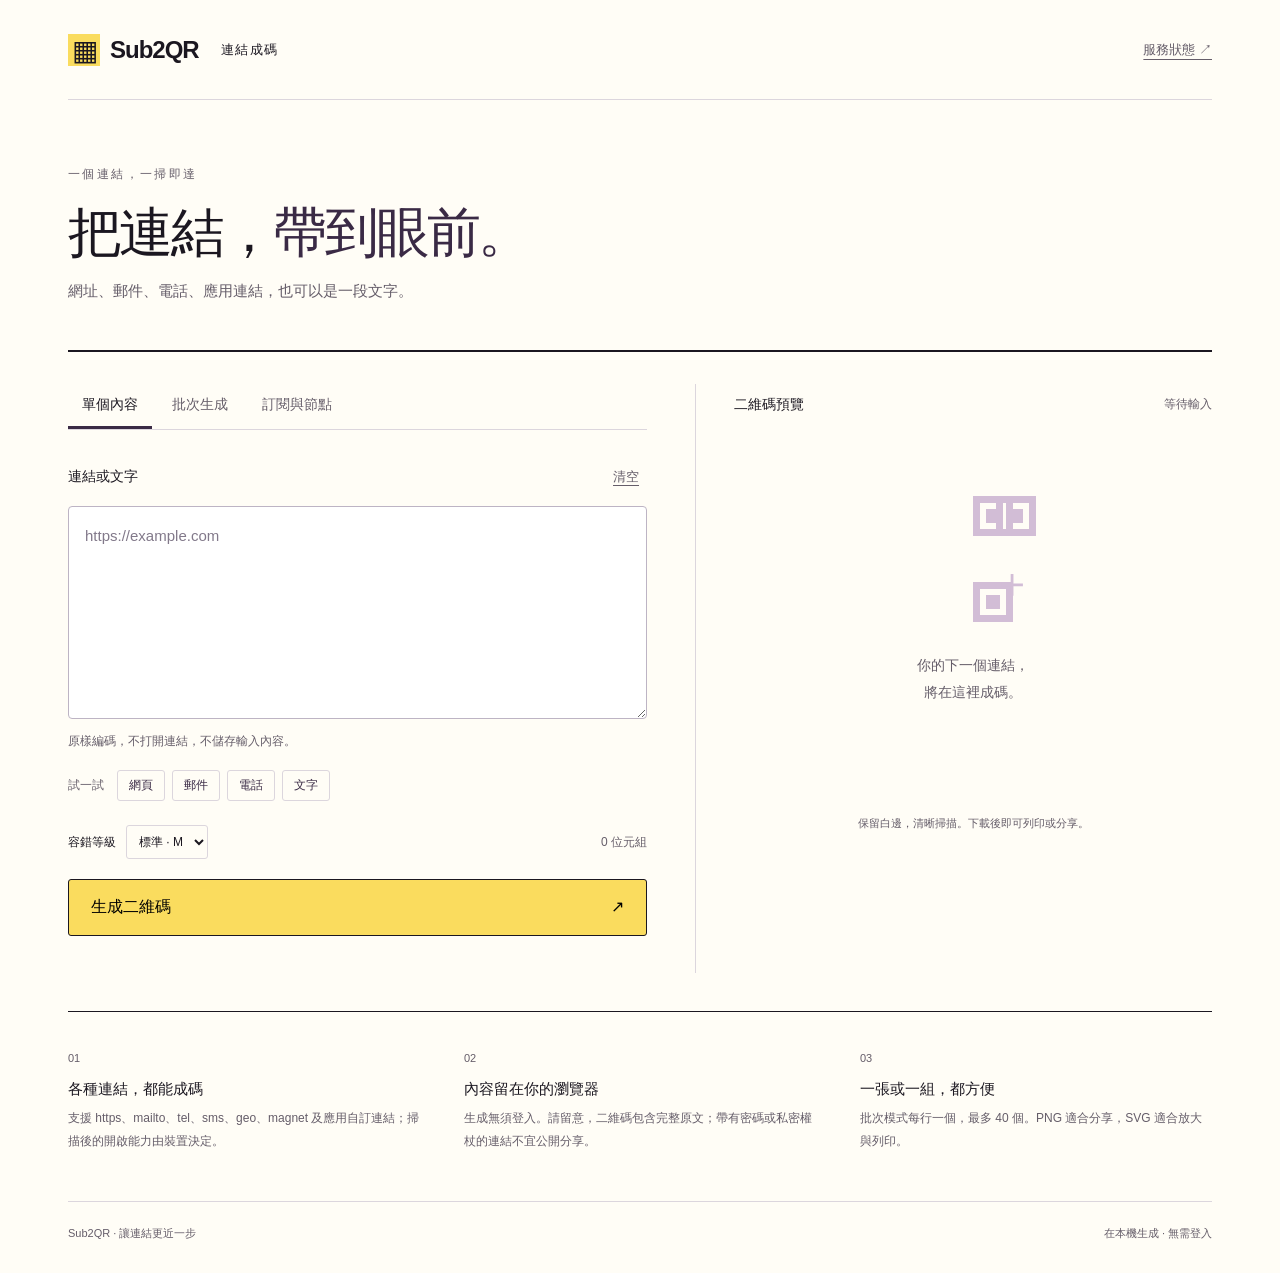
<file: index.html>
<!doctype html>
<html lang="zh-Hant">
<head>
  <meta charset="UTF-8"><meta name="viewport" content="width=device-width, initial-scale=1">
  <meta name="description" content="把網址、郵件、電話、應用連結與文字轉為二維碼。瀏覽器內生成，支援批次及 PNG、SVG 下載。">
  <meta name="theme-color" content="#fffdf6"><title>Sub2QR · 連結成碼</title>
  <link rel="stylesheet" href="/qr-assets/app.css"><script data-cfasync="false" type="module" src="/qr-assets/app.mjs"></script>
</head>
<body>
<a class="skip" href="#content">跳至內容</a>
<div class="shell">
  <header><a class="brand" href="/" aria-label="Sub2QR 首頁"><span class="brand-mark" aria-hidden="true">▦</span>Sub2QR<span class="brand-sub">連結成碼</span></a><a class="quiet-link" href="https://status.bdfz.net/?site=sub">服務狀態 ↗</a></header>
  <main id="content">
    <div class="intro"><p class="eyebrow">一個連結，一掃即達</p><h1>把連結，<span>帶到眼前。</span></h1><p>網址、郵件、電話、應用連結，也可以是一段文字。</p></div>
    <div class="workspace">
      <section class="editor" aria-label="二維碼內容">
        <div class="mode-switch" role="group" aria-label="生成方式"><button type="button" data-mode="single" aria-pressed="true">單個內容</button><button type="button" data-mode="batch" aria-pressed="false">批次生成</button><button type="button" data-mode="subscription" aria-pressed="false">訂閱與節點</button></div>
        <form id="generator">
          <div class="field-heading"><label for="input" id="input-label">連結或文字</label><button type="button" id="clear" class="text-button">清空</button></div>
          <textarea id="input" rows="7" placeholder="https://example.com" spellcheck="false" autocapitalize="off" autocomplete="off" aria-describedby="input-help"></textarea>
          <p id="input-help" class="hint">原樣編碼，不打開連結，不儲存輸入內容。</p>
          <div class="examples" id="examples" aria-label="試用範例"><span>試一試</span><button type="button" data-example="url">網頁</button><button type="button" data-example="email">郵件</button><button type="button" data-example="tel">電話</button><button type="button" data-example="text">文字</button></div>
          <div id="subscription-options" hidden><label for="format">輸出方式</label><select id="format"><option value="original">原始連結／逐個節點</option><option value="shadowrocket">Shadowrocket 訂閱</option><option value="sr-install">Shadowrocket 匯入</option><option value="aggregate">多節點 sub:// 合集</option><option value="clash">Clash 匯入</option><option value="bundle">節點文字合集</option></select><p class="hint">支援訂閱網址、節點列表、Base64 與 sing-box JSON。匯入連結由對應應用處理。JSON 轉換僅支援既有 VMess、VLESS Reality、Hysteria2、TUIC 格式；請核對生成內容。</p><button type="button" id="load-subscription" class="secondary">讀取訂閱網址</button><p class="hint">僅在按下此按鈕時直接連線到你輸入的網站；該網站須允許跨來源讀取。</p><button type="button" id="clash-yaml" class="text-button">下載 Clash Meta 設定</button></div>
          <div class="settings"><label for="ecc">容錯等級</label><select id="ecc"><option value="M">標準 · M</option><option value="L">較低 · L</option><option value="Q">較高 · Q</option><option value="H">最高 · H</option></select><span id="byte-count">0 位元組</span></div>
          <button type="submit" class="primary" disabled>正在準備生成器…</button>
        </form>
        <p id="notice" role="status" aria-live="polite"></p>
      </section>
      <section class="preview" aria-label="生成結果">
        <div class="preview-heading"><h2>二維碼預覽</h2><span id="result-count">等待輸入</span></div>
        <div id="placeholder"><div class="empty-code" aria-hidden="true"><i></i><i></i><i></i></div><p>你的下一個連結，<br>將在這裡成碼。</p></div>
        <div id="result" hidden><div id="qr-image"></div><p id="result-label"></p><div class="downloads"><button type="button" id="download-png">下載 PNG</button><button type="button" id="download-svg">下載 SVG</button><button type="button" id="copy-content" class="text-button">複製內容</button></div><button type="button" id="download-list" class="text-button">下載內容清單</button><ol id="batch-list" aria-label="選擇二維碼"></ol></div>
        <p class="preview-foot">保留白邊，清晰掃描。下載後即可列印或分享。</p>
      </section>
    </div>
    <section class="guide" aria-label="使用說明"><div><span>01</span><h2>各種連結，都能成碼</h2><p>支援 https、mailto、tel、sms、geo、magnet 及應用自訂連結；掃描後的開啟能力由裝置決定。</p></div><div><span>02</span><h2>內容留在你的瀏覽器</h2><p>生成無須登入。請留意，二維碼包含完整原文；帶有密碼或私密權杖的連結不宜公開分享。</p></div><div><span>03</span><h2>一張或一組，都方便</h2><p>批次模式每行一個，最多 40 個。PNG 適合分享，SVG 適合放大與列印。</p></div></section>
  </main>
  <footer><span>Sub2QR · 讓連結更近一步</span><span>在本機生成 · 無需登入</span></footer>
</div>
<noscript>請啟用 JavaScript 以在瀏覽器內生成二維碼。</noscript>
</body></html>
</file>
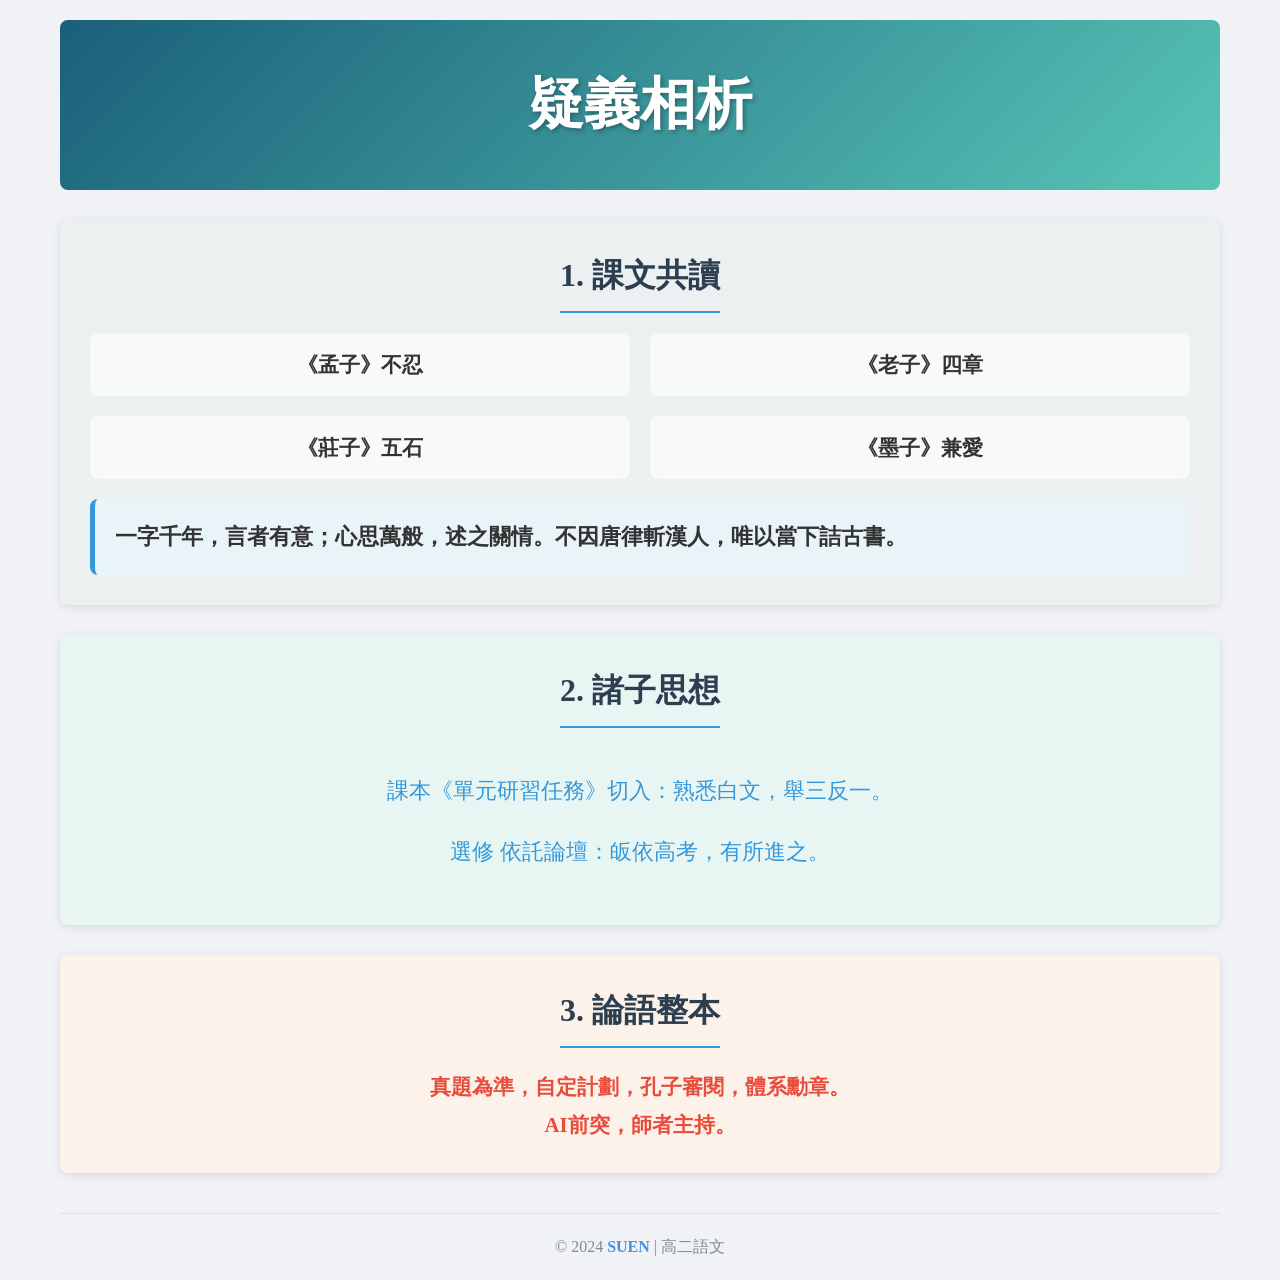
<file: colleague sharing/index.html>
<!DOCTYPE html>
<html lang="zh-CN"> <!-- Set specific language (Simplified Chinese) -->
<head>
    <meta charset="UTF-8">
    <meta name="viewport" content="width=device-width, initial-scale=1.0">
    <meta name="description" content="北大附中 孙玉磊 語文 - 疑義相析"> <!-- Slightly more descriptive -->
    <!-- <meta name="keywords" content="北大附中, 孙玉磊, 語文"> Keywords meta tag is largely ignored -->
    <meta name="robots" content="index, follow"> <!-- Standard robots meta -->

    <!-- Open Graph Meta Tags -->
    <meta property="og:title" content="疑義相析 - 北大附中 孙玉磊">
    <meta property="og:description" content="課文共讀、諸子思想、論語整本學習資源">
    <meta property="og:type" content="website">
    <meta property="og:url" content="https://bdfz.net"> <!-- Replace with actual page URL -->
    <meta property="og:image" content="https://raw.githubusercontent.com/gptv/suen/main/images/Avatar-small.jpeg"> <!-- OG image -->

    <!-- Favicon / Icons -->
    <link rel="icon" href="https://raw.githubusercontent.com/gptv/suen/main/images/Avatar-small.jpeg" type="image/jpeg"> <!-- Provided icon -->
    <!-- Recommended: Add standard favicons in root directory -->
    <link rel="icon" href="/favicon.ico" sizes="any">
    <link rel="icon" type="image/png" sizes="32x32" href="/favicon-32x32.png">
    <link rel="icon" type="image/png" sizes="16x16" href="/favicon-16x16.png">
    <link rel="apple-touch-icon" sizes="180x180" href="/apple-touch-icon.png">

    <title>疑義相析</title>

    <!-- Google Fonts: Noto Serif SC -->
    <link href="https://fonts.googleapis.com/css2?family=Noto+Serif+SC:wght@400;700&display=swap" rel="stylesheet">

    <style>
        /* === Font Loading === */
        @font-face {
          font-family: 'HuWenMingChaoTi';
          /* IMPORTANT: Verify this path ('../fonts/') is correct relative to THIS HTML file's location. */
          src: url('../fonts/HuWenMingChaoTi.woff2') format('woff2');
          font-weight: normal;
          font-style: normal;
          font-display: swap; /* Good for performance */
        }
        /* === End Font Loading === */

        /* Global Reset */
        * {
            margin: 0;
            padding: 0;
            box-sizing: border-box;
        }

        /* Body Styling */
        body {
            /* Added HuWenMingChaoTi, Noto Serif SC is fallback */
            font-family: 'HuWenMingChaoTi', serif;
            background-color: #f0f2f5; /* Light grey background */
            color: #333; /* Default text color */
            line-height: 1.6;
            text-align: center; /* Center align text globally */
        }

        /* Main Container */
        .container {
            max-width: 1200px;
            margin: 0 auto; /* Center container */
            padding: 20px;
        }

        /* Header Styling */
        header {
            padding: 40px 0;
            background: linear-gradient(135deg, #1a5f7a, #57c5b6); /* Gradient background */
            border-radius: 8px;
            margin-bottom: 30px;
            color: #ffffff; /* White text for header */
        }

        h1 {
            font-size: 3.5em;
            text-shadow: 2px 2px 4px rgba(0,0,0,0.3); /* Text shadow for depth */
        }

        /* Section Styling */
        section {
            background-color: #ffffff; /* White background for sections */
            padding: 30px;
            border-radius: 8px;
            box-shadow: 0 2px 10px rgba(0,0,0,0.1); /* Subtle shadow */
            margin-bottom: 30px;
        }

        h2 {
            font-size: 2em;
            color: #2c3e50; /* Dark blue-grey heading color */
            margin-bottom: 20px;
            border-bottom: 2px solid #3498db; /* Blue underline */
            padding-bottom: 10px;
            display: inline-block; /* Prevent underline spanning full width */
        }

        /* Reading Grid Layout */
        .reading-grid {
            display: grid;
            grid-template-columns: repeat(2, 1fr); /* Two equal columns */
            gap: 20px;
            margin-bottom: 20px;
        }

        .reading-item {
            padding: 15px;
            border-radius: 8px;
            background-color: #f8f9fa; /* Very light grey item background */
            transition: transform 0.2s ease-in-out; /* Add subtle hover effect */
        }
        .reading-item:hover {
            transform: translateY(-3px); /* Lift item on hover */
        }

        /* Quote Block Styling */
        .quote-block {
            font-size: 1.4em;
            font-weight: bold;
            padding: 20px;
            background-color: #e8f4f8; /* Light blue background */
            border-left: 5px solid #3498db; /* Blue left border */
            border-radius: 8px;
            margin-top: 20px;
            text-align: left; /* Align quote text left */
        }
        .quote-block p {
             margin-bottom: 0.5em; /* Space between lines */
        }
        .quote-block p:last-child {
             margin-bottom: 0;
        }

        /* Study Task Styling */
        .study-task {
            font-size: 1.4em;
            font-weight: bold;
            margin: 25px 0; /* Increased margin */
        }

        /* Highlight Styling */
        .highlight {
            font-size: 1.3em;
            font-weight: bold;
            color: #e74c3c; /* Red highlight color */
            line-height: 1.8; /* Increased line height for readability */
        }

        /* Footer Styling - Using footer tag */
        footer { /* Changed from .footer */
            margin-top: 40px;
            padding-top: 20px; /* Add some padding above footer text */
            border-top: 1px solid #e0e0e0; /* Light separator line */
            font-size: 1em;
            color: #7f8c8d; /* Grey footer text */
        }

        /* Specific Section Backgrounds (kept for simplicity) */
        #section1 { background-color: #ecf0f1; } /* Clouds */
        #section2 { background-color: #e8f6f3; } /* Mint */
        #section3 { background-color: #fdf2e9; } /* Peach */

        /* General Link Styling */
        a {
            color: #3498db; /* Default link color (blue) */
            text-decoration: none;
            transition: color 0.3s ease, text-decoration 0.3s ease;
        }
        a:hover {
            color: #2980b9; /* Darker blue on hover */
            text-decoration: underline; /* Underline on hover */
        }

        /* Specific Link Styles */
        .reading-item a {
            font-weight: bold;
            font-size: 1.3em;
            color: #333; /* Specific color for reading items */
        }
        .reading-item a:hover {
             color: #2980b9; /* Ensure hover matches general hover */
             text-decoration: underline;
        }

        .study-task a {
             font-weight: normal; /* Ensure it's not bold unless specified */
             /* Inherits default blue color */
        }

        .highlight a {
            color: #e74c3c; /* Specific red color */
        }
         .highlight a:hover {
             color: #c0392b; /* Darker red on hover */
             text-decoration: underline;
        }

        footer a { /* Changed from .footer a */
            color: #4a90e2; /* Specific footer link color */
            font-weight: bold;
        }
        footer a:hover {
             color: #347cdb; /* Darker footer link color on hover */
             text-decoration: underline;
        }

        /* Responsive Design */
        @media (max-width: 768px) {
            .reading-grid {
                grid-template-columns: 1fr; /* Single column on smaller screens */
            }
            h1 {
                font-size: 2.5em; /* Smaller H1 on mobile */
            }
            h2 {
                font-size: 1.8em; /* Smaller H2 */
            }
            .quote-block, .study-task, .highlight {
                font-size: 1.2em; /* Adjust font sizes for readability */
            }
            section {
                padding: 20px; /* Reduce padding */
            }
        }
         @media (max-width: 480px) {
             h1 { font-size: 2em; }
             h2 { font-size: 1.5em; }
              .reading-item a { font-size: 1.1em; }
              .quote-block, .study-task, .highlight { font-size: 1.1em; }
         }

    </style>
</head>
<body>
    <div class="container">
        <header>
            <h1>疑義相析</h1>
        </header>

        <section id="section1">
            <h2>1. 課文共讀</h2>
            <div class="reading-grid">
                <div class="reading-item">
                    <a href="https://pkuschool.yuque.com/qrvbic/sylxbs/amyltk?singleDoc#" target="_blank" rel="noopener noreferrer">《孟子》不忍</a>
                </div>
                <div class="reading-item">
                    <a href="https://pkuschool.yuque.com/qrvbic/sylxbs/hfrinw?singleDoc#" target="_blank" rel="noopener noreferrer">《老子》四章</a>
                </div>
                <div class="reading-item">
                    <a href="https://pkuschool.yuque.com/qrvbic/sylxbs/kv8ggg?singleDoc#" target="_blank" rel="noopener noreferrer">《莊子》五石</a>
                </div>
                <div class="reading-item">
                    <a href="https://pkuschool.yuque.com/qrvbic/sylxbs/tn3obg?singleDoc#" target="_blank" rel="noopener noreferrer">《墨子》兼愛</a>
                </div>
            </div>
            <div class="quote-block">
                <p>一字千年，言者有意；心思萬般，述之關情。不因唐律斬漢人，唯以當下詰古書。</p>
            </div>
        </section>

        <section id="section2">
            <h2>2. 諸子思想</h2>
            <p class="study-task"><a href="https://pkuschool.yuque.com/qrvbic/sylxbs/gy1716?singleDoc#" target="_blank" rel="noopener noreferrer">課本《單元研習任務》切入：熟悉白文，舉三反一。</a></p>
            <p class="study-task"><a href="https://forum.bdfzer.com/t/topic/1353" target="_blank" rel="noopener noreferrer">選修 依託論壇：皈依高考，有所進之。</a></p>
        </section>

        <section id="section3">
            <h2>3. 論語整本</h2>
            <p class="highlight">
                <a href="https://forum.bdfzer.com/c/8-category/8" target="_blank" rel="noopener noreferrer">真題為準，自定計劃，孔子審閱，體系勳章。</a><br>
                AI前突，師者主持。
            </p>
        </section>

        <!-- Changed div to footer -->
        <footer>
            <p>© 2024 <a href="https://bdfz.net" target="_blank" rel="noopener noreferrer">SUEN</a> | 高二語文</p>
        </footer>
    </div>
</body>
</html>
</file>
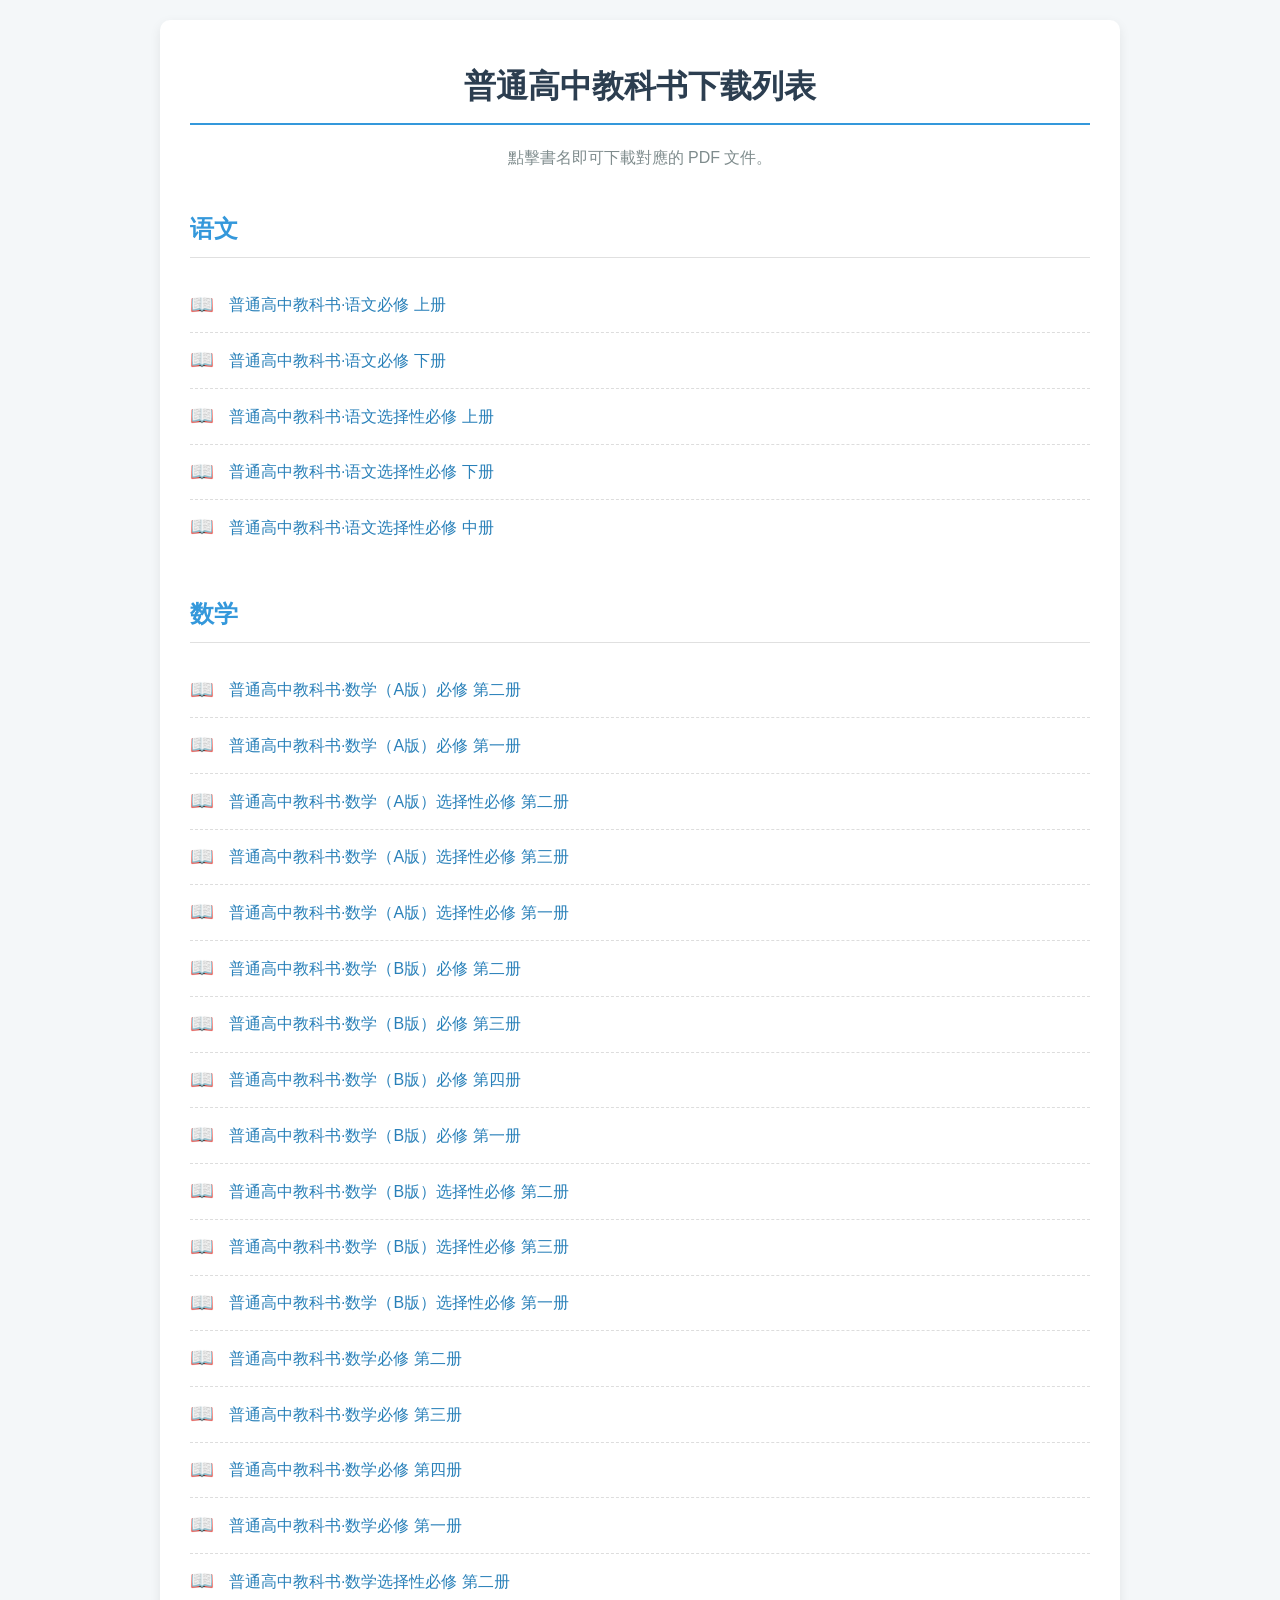
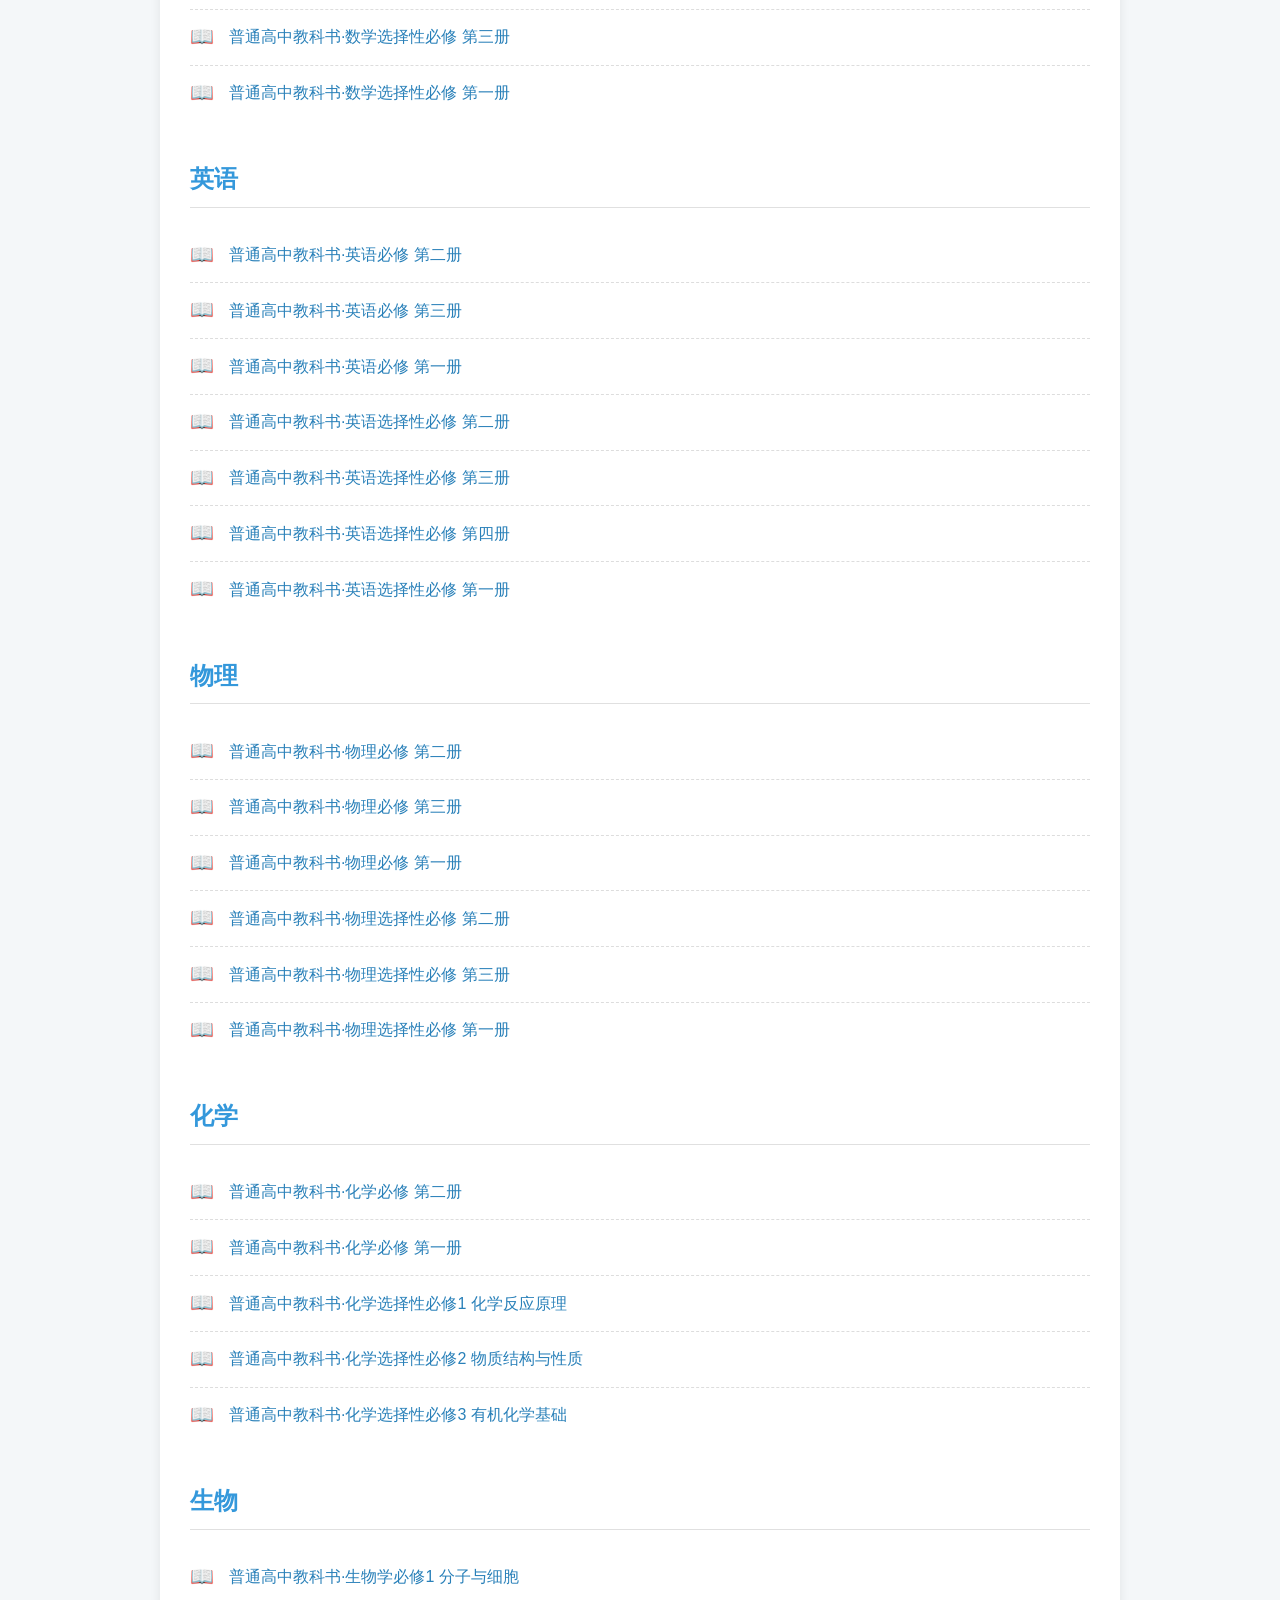
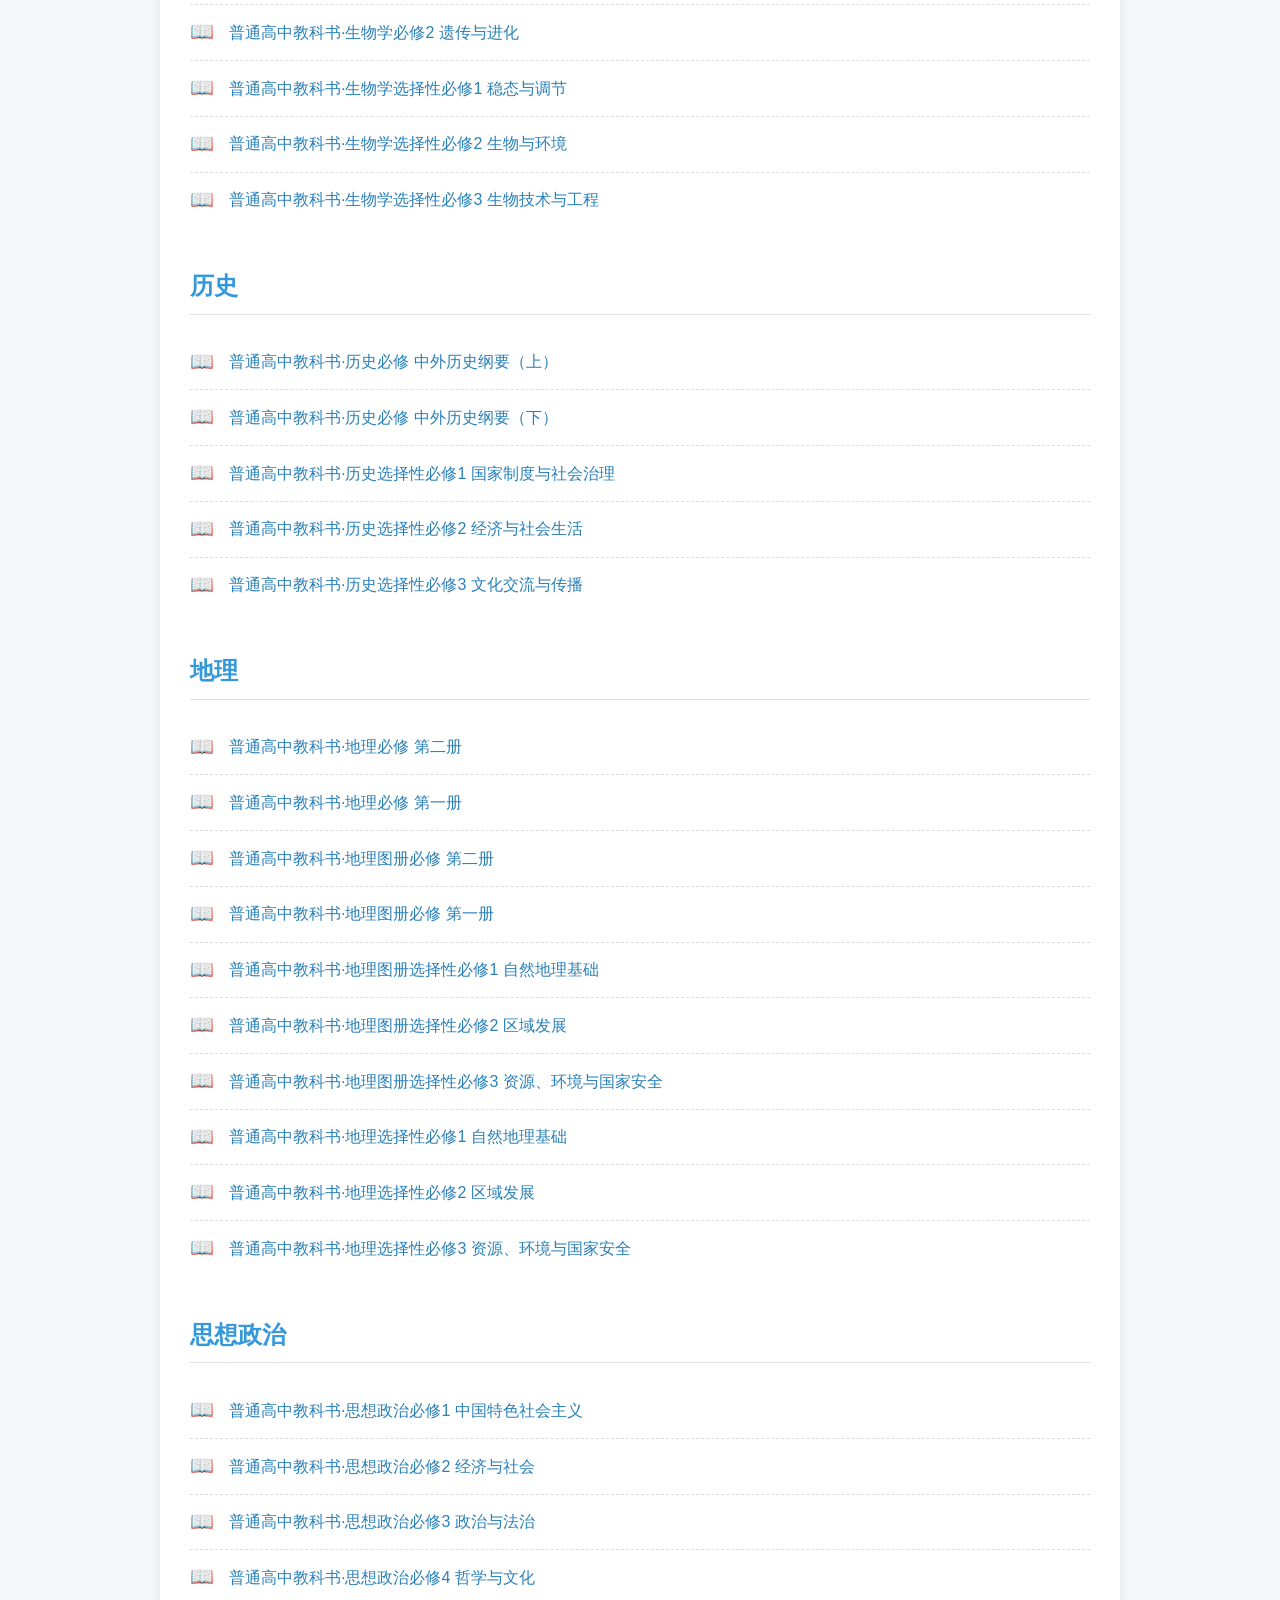
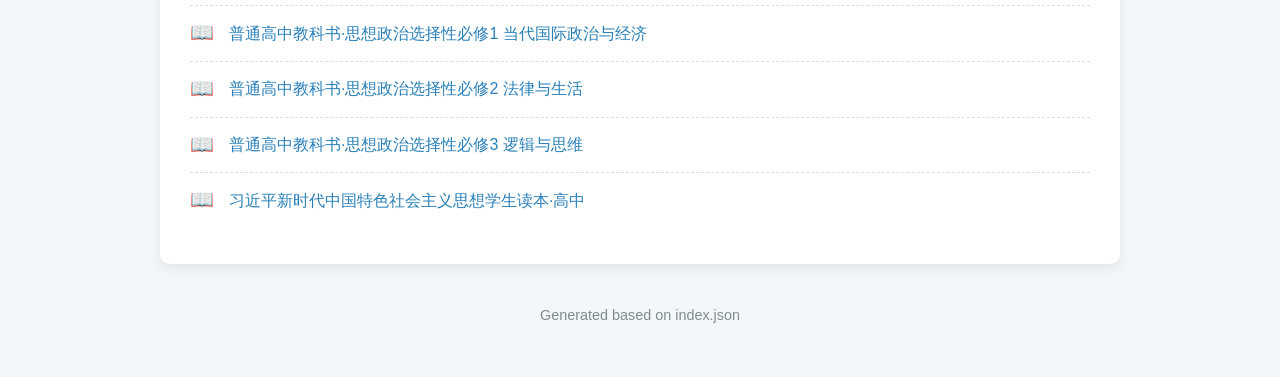
<file: jiaokeshu/gzjc.html>
<!DOCTYPE html>
<html lang="zh-CN">
<head>
    <meta charset="UTF-8">
    <meta name="viewport" content="width=device-width, initial-scale=1.0">
    <title>普通高中教科书下载列表</title>
    <style>
        body {
            font-family: -apple-system, BlinkMacSystemFont, "Segoe UI", Roboto, "Helvetica Neue", Arial, sans-serif;
            background-color: #f4f7f9;
            color: #333;
            margin: 0;
            padding: 20px;
            line-height: 1.6;
        }
        .container {
            max-width: 900px;
            margin: 0 auto;
            background-color: #ffffff;
            padding: 20px 30px;
            border-radius: 10px;
            box-shadow: 0 4px 12px rgba(0, 0, 0, 0.08);
        }
        h1 {
            text-align: center;
            color: #2c3e50;
            border-bottom: 2px solid #3498db;
            padding-bottom: 10px;
            margin-bottom: 20px;
        }
        h2 {
            color: #3498db;
            border-bottom: 1px solid #e0e0e0;
            padding-bottom: 8px;
            margin-top: 40px;
            margin-bottom: 20px;
            font-size: 1.5em;
        }
        p {
            text-align: center;
            color: #7f8c8d;
            margin-bottom: 30px;
        }
        ul {
            list-style-type: none;
            padding: 0;
        }
        li {
            padding: 12px 0;
            border-bottom: 1px dashed #ddd;
            display: flex;
            align-items: center;
        }
        li:last-child {
            border-bottom: none;
        }
        li::before {
            content: '📖';
            margin-right: 15px;
            font-size: 1.2em;
        }
        a {
            text-decoration: none;
            color: #2980b9;
            font-weight: 500;
            transition: color 0.3s ease;
        }
        a:hover {
            color: #e67e22;
            text-decoration: underline;
        }
        footer {
            text-align: center;
            margin-top: 40px;
            font-size: 0.9em;
            color: #95a5a6;
        }
    </style>
</head>
<body>

    <div class="container">
        <h1>普通高中教科书下载列表</h1>
        <p>點擊書名即可下載對應的 PDF 文件。</p>

        <div id="textbook-list">
            <!-- JavaScript will populate this area -->
        </div>
    </div>

    <footer>
        <p>Generated based on index.json</p>
    </footer>

    <script>
        const textbookData = [
          {
            "id": "807d9aac-53ac-4b3e-b254-e37f5298be6e",
            "title": "普通高中教科书·数学必修 第二册",
            "subject": "数学",
            "pdf_url": "https://r1-ndr-oversea.ykt.cbern.com.cn/edu_product/esp/assets/807d9aac-53ac-4b3e-b254-e37f5298be6e.pkg/pdf.pdf"
          },
          {
            "id": "5f0829b2-fc05-479b-a51e-47f871598eba",
            "title": "普通高中教科书·英语选择性必修 第四册",
            "subject": "英语",
            "pdf_url": "https://r1-ndr-oversea.ykt.cbern.com.cn/edu_product/esp/assets/5f0829b2-fc05-479b-a51e-47f871598eba.pkg/普通高中教科书 英语 选择性必修 第四册_1756191754953.pdf"
          },
          {
            "id": "ec1adf40-7bf0-48a4-9902-89162f59277d",
            "title": "普通高中教科书·英语选择性必修 第一册",
            "subject": "英语",
            "pdf_url": "https://r1-ndr-oversea.ykt.cbern.com.cn/edu_product/esp/assets/ec1adf40-7bf0-48a4-9902-89162f59277d.pkg/普通高中教科书 英语 选择性必修 第一册_1756191751842.pdf"
          },
          {
            "id": "f8c5c17e-8444-4b76-ba3a-5d6a9fce30e1",
            "title": "普通高中教科书·英语必修 第二册",
            "subject": "英语",
            "pdf_url": "https://r1-ndr-oversea.ykt.cbern.com.cn/edu_product/esp/assets/f8c5c17e-8444-4b76-ba3a-5d6a9fce30e1.pkg/普通高中教科书  英语 必修二_1754905546125.pdf"
          },
          {
            "id": "e37af837-2671-4018-af45-c82356546822",
            "title": "普通高中教科书·英语必修 第一册",
            "subject": "英语",
            "pdf_url": "https://r1-ndr-oversea.ykt.cbern.com.cn/edu_product/esp/assets/e37af837-2671-4018-af45-c82356546822.pkg/普通高中教科书  英语 必修一_1754905545037.pdf"
          },
          {
            "id": "671e59b0-608f-49c6-8f23-e076decf27e2",
            "title": "普通高中教科书·英语选择性必修 第三册",
            "subject": "英语",
            "pdf_url": "https://r1-ndr-oversea.ykt.cbern.com.cn/edu_product/esp/assets/671e59b0-608f-49c6-8f23-e076decf27e2.pkg/普通高中教科书 英语 选择性必修 第三册_1756191754199.pdf"
          },
          {
            "id": "acc5bf16-92b5-47c7-b57b-b7f4eb5f2199",
            "title": "普通高中教科书·思想政治选择性必修2 法律与生活",
            "subject": "思想政治",
            "pdf_url": "https://r1-ndr-oversea.ykt.cbern.com.cn/edu_product/esp/assets/acc5bf16-92b5-47c7-b57b-b7f4eb5f2199.pkg/普通高中教科书 思想政治 选择性必修2 法律与生活_1756191821177.pdf"
          },
          {
            "id": "59292625-06b0-4cfd-a6af-4f3039e6ad80",
            "title": "普通高中教科书·数学必修 第四册",
            "subject": "数学",
            "pdf_url": "https://r1-ndr-oversea.ykt.cbern.com.cn/edu_product/esp/assets/59292625-06b0-4cfd-a6af-4f3039e6ad80.pkg/pdf.pdf"
          },
          {
            "id": "833cae74-4d4d-4472-8f56-a99fa306af96",
            "title": "普通高中教科书·数学选择性必修 第二册",
            "subject": "数学",
            "pdf_url": "https://r1-ndr-oversea.ykt.cbern.com.cn/edu_product/esp/assets/833cae74-4d4d-4472-8f56-a99fa306af96.pkg/普通高中教科书·数学_高二年级_选择性必修第二册_江苏凤凰教育出版社_1737863951209.pdf"
          },
          {
            "id": "9ce0ef2b-139f-496a-8e55-02a599826648",
            "title": "普通高中教科书·数学必修 第三册",
            "subject": "数学",
            "pdf_url": "https://r1-ndr-oversea.ykt.cbern.com.cn/edu_product/esp/assets/9ce0ef2b-139f-496a-8e55-02a599826648.pkg/pdf.pdf"
          },
          {
            "id": "55265e13-60fd-4b6e-8eb3-c4ce84dfdbe7",
            "title": "普通高中教科书·数学选择性必修 第一册",
            "subject": "数学",
            "pdf_url": "https://r1-ndr-oversea.ykt.cbern.com.cn/edu_product/esp/assets/55265e13-60fd-4b6e-8eb3-c4ce84dfdbe7.pkg/普通高中教科书·数学_高二年级_选择性必修第一册_江苏凤凰教育出版社_1737863950346.pdf"
          },
          {
            "id": "9cee6cbd-4ce9-43a2-b884-895dafd832af",
            "title": "普通高中教科书·思想政治选择性必修1 当代国际政治与经济",
            "subject": "思想政治",
            "pdf_url": "https://r1-ndr-oversea.ykt.cbern.com.cn/edu_product/esp/assets/9cee6cbd-4ce9-43a2-b884-895dafd832af.pkg/普通高中教科书 思想政治 选择性必修1 当代国际政治与经济_1756191820326.pdf"
          },
          {
            "id": "bf54b36f-4c75-4c91-8b9c-53ce15e4f903",
            "title": "普通高中教科书·英语必修 第三册",
            "subject": "英语",
            "pdf_url": "https://r1-ndr-oversea.ykt.cbern.com.cn/edu_product/esp/assets/bf54b36f-4c75-4c91-8b9c-53ce15e4f903.pkg/普通高中教科书 英语 必修 第三册_1756191752621.pdf"
          },
          {
            "id": "5136d0eb-69b1-43cb-81e2-9f5f52ed06ca",
            "title": "普通高中教科书·数学必修 第一册",
            "subject": "数学",
            "pdf_url": "https://r1-ndr-oversea.ykt.cbern.com.cn/edu_product/esp/assets/5136d0eb-69b1-43cb-81e2-9f5f52ed06ca.pkg/9787549986651_普通高中教科书·数学_高一年级_必修第一册_江苏凤凰教育出版社_1754905582516.pdf"
          },
          {
            "id": "ffaba6c3-497d-47b0-b91a-784f43625507",
            "title": "普通高中教科书·数学（A版）选择性必修 第三册",
            "subject": "数学",
            "pdf_url": "https://r1-ndr-oversea.ykt.cbern.com.cn/edu_product/esp/assets/ffaba6c3-497d-47b0-b91a-784f43625507.pkg/普通高中教科书 数学 选择性必修 第三册（A版）_1756191770813.pdf"
          },
          {
            "id": "0cbeba0b-b97b-4289-9b4e-f3a96f1e5b85",
            "title": "普通高中教科书·英语必修 第二册",
            "subject": "英语",
            "pdf_url": "https://r1-ndr-oversea.ykt.cbern.com.cn/edu_product/esp/assets/0cbeba0b-b97b-4289-9b4e-f3a96f1e5b85.pkg/普通高中教科书·英语_高一年级_必修第二册_译林出版社_1725097022632.pdf"
          },
          {
            "id": "e1d9499b-2d8e-49c0-986a-8434ec95c8b7",
            "title": "普通高中教科书·英语选择性必修 第二册",
            "subject": "英语",
            "pdf_url": "https://r1-ndr-oversea.ykt.cbern.com.cn/edu_product/esp/assets/e1d9499b-2d8e-49c0-986a-8434ec95c8b7.pkg/9787521317800_普通高中教科书·英语_高二年级_选择性必修第二册_外语教学与研究出版社_1754905536292.pdf"
          },
          {
            "id": "adb974b6-7312-4ad5-9adc-6e8d135eddbc",
            "title": "普通高中教科书·数学（B版）必修 第一册",
            "subject": "数学",
            "pdf_url": "https://r1-ndr-oversea.ykt.cbern.com.cn/edu_product/esp/assets/adb974b6-7312-4ad5-9adc-6e8d135eddbc.pkg/普通高中教科书 数学（B版） 必修 第一册_1756191761813.pdf"
          },
          {
            "id": "33a1cf09-b3e4-4874-95f4-25d38a5847c3",
            "title": "普通高中教科书·思想政治选择性必修3 逻辑与思维",
            "subject": "思想政治",
            "pdf_url": "https://r1-ndr-oversea.ykt.cbern.com.cn/edu_product/esp/assets/33a1cf09-b3e4-4874-95f4-25d38a5847c3.pkg/普通高中教科书 思想政治 选择性必修3 逻辑与思维_1756191821965.pdf"
          },
          {
            "id": "cd1feeb4-b1db-4a44-9694-9d8c35ab02f5",
            "title": "普通高中教科书·英语必修 第一册",
            "subject": "英语",
            "pdf_url": "https://r1-ndr-oversea.ykt.cbern.com.cn/edu_product/esp/assets/cd1feeb4-b1db-4a44-9694-9d8c35ab02f5.pkg/9787544781329_普通高中教科书·英语_高一年级_必修第一册_译林出版社_1754905544192.pdf"
          },
          {
            "id": "99c1fb5b-d1e0-4238-90b9-a573ab84bf08",
            "title": "普通高中教科书·数学（A版）选择性必修 第二册",
            "subject": "数学",
            "pdf_url": "https://r1-ndr-oversea.ykt.cbern.com.cn/edu_product/esp/assets/99c1fb5b-d1e0-4238-90b9-a573ab84bf08.pkg/普通高中教科书 数学 选择性必修 第二册（A版）_1756191770032.pdf"
          },
          {
            "id": "d0fd2c1f-6b4f-43f0-8229-de0a53b197df",
            "title": "普通高中教科书·数学（A版）选择性必修 第一册",
            "subject": "数学",
            "pdf_url": "https://r1-ndr-oversea.ykt.cbern.com.cn/edu_product/esp/assets/d0fd2c1f-6b4f-43f0-8229-de0a53b197df.pkg/普通高中教科书 数学 选择性必修 第一册（A版）_1756191769193.pdf"
          },
          {
            "id": "3b7a3baf-4e1e-4380-b2cc-3bf330d00cc3",
            "title": "普通高中教科书·语文选择性必修 上册",
            "subject": "语文",
            "pdf_url": "https://r1-ndr-oversea.ykt.cbern.com.cn/edu_product/esp/assets/3b7a3baf-4e1e-4380-b2cc-3bf330d00cc3.pkg/普通高中教科书 语文 选择性必修 上册_1756191826014.pdf"
          },
          {
            "id": "d296fc79-8d47-4b18-862c-6df49adc2ce0",
            "title": "普通高中教科书·数学（A版）必修 第二册",
            "subject": "数学",
            "pdf_url": "https://r1-ndr-oversea.ykt.cbern.com.cn/edu_product/esp/assets/d296fc79-8d47-4b18-862c-6df49adc2ce0.pkg/普通高中教科书 数学 必修 第二册（A版）_1756191768440.pdf"
          },
          {
            "id": "da694670-f25b-46a0-9c3f-a31f5a2f131a",
            "title": "普通高中教科书·语文选择性必修 中册",
            "subject": "语文",
            "pdf_url": "https://r1-ndr-oversea.ykt.cbern.com.cn/edu_product/esp/assets/da694670-f25b-46a0-9c3f-a31f5a2f131a.pkg/普通高中教科书 语文 选择性必修 中册_1756191826801.pdf"
          },
          {
            "id": "9085151a-b698-4b28-8c00-2c4aaf0c91ad",
            "title": "普通高中教科书·语文必修 下册",
            "subject": "语文",
            "pdf_url": "https://r1-ndr-oversea.ykt.cbern.com.cn/edu_product/esp/assets/9085151a-b698-4b28-8c00-2c4aaf0c91ad.pkg/普通高中教科书 语文 必修 下册_1738722779558.pdf"
          },
          {
            "id": "2de54e6d-1f82-4fdc-9f26-c94dfed9c5af",
            "title": "普通高中教科书·语文选择性必修 下册",
            "subject": "语文",
            "pdf_url": "https://r1-ndr-oversea.ykt.cbern.com.cn/edu_product/esp/assets/2de54e6d-1f82-4fdc-9f26-c94dfed9c5af.pkg/普通高中教科书 语文 选择性必修 下册_1756191824471.pdf"
          },
          {
            "id": "2767a985-949c-416c-83b6-cce0bca67b03",
            "title": "普通高中教科书·数学选择性必修 第二册",
            "subject": "数学",
            "pdf_url": "https://r1-ndr-oversea.ykt.cbern.com.cn/edu_product/esp/assets/2767a985-949c-416c-83b6-cce0bca67b03.pkg/普通高中教科书  数学 选择性必修第二册_1754905587936.pdf"
          },
          {
            "id": "02011dad-8881-4a85-8476-8aeb69e6eb54",
            "title": "普通高中教科书·数学（B版）必修 第二册",
            "subject": "数学",
            "pdf_url": "https://r1-ndr-oversea.ykt.cbern.com.cn/edu_product/esp/assets/02011dad-8881-4a85-8476-8aeb69e6eb54.pkg/普通高中教科书 数学（B版） 必修 第二册_1756191762567.pdf"
          },
          {
            "id": "6fd52efc-6395-4a42-b810-8810064d075e",
            "title": "普通高中教科书·数学选择性必修 第一册",
            "subject": "数学",
            "pdf_url": "https://r1-ndr-oversea.ykt.cbern.com.cn/edu_product/esp/assets/6fd52efc-6395-4a42-b810-8810064d075e.pkg/普通高中教科书  数学 选择性必修第一册_1754905586882.pdf"
          },
          {
            "id": "b1c260b8-c917-4751-b095-9863f69c8f77",
            "title": "普通高中教科书·数学（B版）必修 第三册",
            "subject": "数学",
            "pdf_url": "https://r1-ndr-oversea.ykt.cbern.com.cn/edu_product/esp/assets/b1c260b8-c917-4751-b095-9863f69c8f77.pkg/普通高中教科书 数学（B版） 必修 第三册_1756191764631.pdf"
          },
          {
            "id": "aadd94cd-2d05-4716-aa25-dab70c9fc7a4",
            "title": "普通高中教科书·历史必修 中外历史纲要（上）",
            "subject": "历史",
            "pdf_url": "https://r1-ndr-oversea.ykt.cbern.com.cn/edu_product/esp/assets/aadd94cd-2d05-4716-aa25-dab70c9fc7a4.pkg/普通高中教科书 历史 必修 中外历史纲要（上）_1756191818507.pdf"
          },
          {
            "id": "24ca7cd7-8add-4661-85ac-5823dadf28e1",
            "title": "普通高中教科书·数学选择性必修 第三册",
            "subject": "数学",
            "pdf_url": "https://r1-ndr-oversea.ykt.cbern.com.cn/edu_product/esp/assets/24ca7cd7-8add-4661-85ac-5823dadf28e1.pkg/pdf.pdf"
          },
          {
            "id": "ac2acabd-ec0a-47be-bf73-b7e64a9cf856",
            "title": "习近平新时代中国特色社会主义思想学生读本·高中",
            "subject": "思想政治",
            "pdf_url": "https://r1-ndr-oversea.ykt.cbern.com.cn/edu_product/esp/assets/ac2acabd-ec0a-47be-bf73-b7e64a9cf856.pkg/9787010235318_习近平新时代中国特色社会主义思想学生读本·高中_高一年级_一册_人民出版社_1754905613084.pdf"
          },
          {
            "id": "ec47ff37-71bf-4a88-b4da-f934d0cc40ea",
            "title": "普通高中教科书·历史必修 中外历史纲要（下）",
            "subject": "历史",
            "pdf_url": "https://r1-ndr-oversea.ykt.cbern.com.cn/edu_product/esp/assets/ec47ff37-71bf-4a88-b4da-f934d0cc40ea.pkg/普通高中教科书 历史 必修 中外历史纲要（下）_1737864037123.pdf"
          },
          {
            "id": "89dcdee0-a094-433f-ba9f-f7a5a2dd7c24",
            "title": "普通高中教科书·数学（B版）选择性必修 第二册",
            "subject": "数学",
            "pdf_url": "https://r1-ndr-oversea.ykt.cbern.com.cn/edu_product/esp/assets/89dcdee0-a094-433f-ba9f-f7a5a2dd7c24.pkg/普通高中教科书 数学（B版） 选择性必修 第二册_1756191765378.pdf"
          },
          {
            "id": "47306eac-960e-4799-b600-1c23212779a8",
            "title": "普通高中教科书·数学（B版）选择性必修 第一册",
            "subject": "数学",
            "pdf_url": "https://r1-ndr-oversea.ykt.cbern.com.cn/edu_product/esp/assets/47306eac-960e-4799-b600-1c23212779a8.pkg/普通高中教科书 数学（B版） 选择性必修 第一册_1756191763730.pdf"
          },
          {
            "id": "7786158e-01d7-4544-a358-5759664c78ea",
            "title": "普通高中教科书·历史选择性必修1 国家制度与社会治理",
            "subject": "历史",
            "pdf_url": "https://r1-ndr-oversea.ykt.cbern.com.cn/edu_product/esp/assets/7786158e-01d7-4544-a358-5759664c78ea.pkg/普通高中教科书 历史 选择性必修1 国家制度与社会治理_1756191819457.pdf"
          },
          {
            "id": "183e709c-5a7f-44b9-a633-51eb0cd81f0b",
            "title": "普通高中教科书·历史选择性必修2 经济与社会生活",
            "subject": "历史",
            "pdf_url": "https://r1-ndr-oversea.ykt.cbern.com.cn/edu_product/esp/assets/183e709c-5a7f-44b9-a633-51eb0cd81f0b.pkg/普通高中教科书 历史 选择性必修2 经济与社会生活_1756191816942.pdf"
          },
          {
            "id": "561cdda2-8f90-4b13-b987-8d8c3bb9e554",
            "title": "普通高中教科书·思想政治必修4 哲学与文化",
            "subject": "思想政治",
            "pdf_url": "https://r1-ndr-oversea.ykt.cbern.com.cn/edu_product/esp/assets/561cdda2-8f90-4b13-b987-8d8c3bb9e554.pkg/普通高中教科书 思想政治 必修4 哲学与文化_1737864041042.pdf"
          },
          {
            "id": "350da632-7888-42fb-afc5-a022adaa28ac",
            "title": "普通高中教科书·数学（B版）必修 第四册",
            "subject": "数学",
            "pdf_url": "https://r1-ndr-oversea.ykt.cbern.com.cn/edu_product/esp/assets/350da632-7888-42fb-afc5-a022adaa28ac.pkg/普通高中教科书 数学（B版） 必修 第四册_1756191766895.pdf"
          },
          {
            "id": "92c2948c-2c0c-410b-bae0-22e9d592759b",
            "title": "普通高中教科书·数学（B版）选择性必修 第三册",
            "subject": "数学",
            "pdf_url": "https://r1-ndr-oversea.ykt.cbern.com.cn/edu_product/esp/assets/92c2948c-2c0c-410b-bae0-22e9d592759b.pkg/普通高中教科书 数学（B版） 选择性必修 第三册_1756191766116.pdf"
          },
          {
            "id": "e2c5fb9c-9a73-4f1a-8fb5-10b1299c7f5c",
            "title": "普通高中教科书·地理必修 第一册",
            "subject": "地理",
            "pdf_url": "https://r1-ndr-oversea.ykt.cbern.com.cn/edu_product/esp/assets/e2c5fb9c-9a73-4f1a-8fb5-10b1299c7f5c.pkg/普通高中教科书 地理 必修 第一册_1756191742270.pdf"
          },
          {
            "id": "373d48bd-c1b4-4edd-b148-628713692ba3",
            "title": "普通高中教科书·地理选择性必修1 自然地理基础",
            "subject": "地理",
            "pdf_url": "https://r1-ndr-oversea.ykt.cbern.com.cn/edu_product/esp/assets/373d48bd-c1b4-4edd-b148-628713692ba3.pkg/普通高中教科书 地理 选择性必修1 自然地理基础_1756191743809.pdf"
          },
          {
            "id": "8452d2cf-1a23-4656-84b9-26616cbd2eff",
            "title": "普通高中教科书·地理必修 第二册",
            "subject": "地理",
            "pdf_url": "https://r1-ndr-oversea.ykt.cbern.com.cn/edu_product/esp/assets/8452d2cf-1a23-4656-84b9-26616cbd2eff.pkg/普通高中教科书 地理 必修 第二册_1756191742994.pdf"
          },
          {
            "id": "f2442c65-9148-47ee-9d57-37e6f801fdb4",
            "title": "普通高中教科书·历史选择性必修3 文化交流与传播",
            "subject": "历史",
            "pdf_url": "https://r1-ndr-oversea.ykt.cbern.com.cn/edu_product/esp/assets/f2442c65-9148-47ee-9d57-37e6f801fdb4.pkg/普通高中教科书 历史 选择性必修3 文化交流与传播_1756191817723.pdf"
          },
          {
            "id": "db7e6c9c-44b3-4818-96c6-ce81dabb3cc7",
            "title": "普通高中教科书·地理选择性必修2 区域发展",
            "subject": "地理",
            "pdf_url": "https://r1-ndr-oversea.ykt.cbern.com.cn/edu_product/esp/assets/db7e6c9c-44b3-4818-96c6-ce81dabb3cc7.pkg/普通高中教科书 地理 选择性必修2 区域发展.pdf"
          },
          {
            "id": "b8e9a3fe-dae7-49c0-86cb-d146f883fd8e",
            "title": "普通高中教科书·语文必修 上册",
            "subject": "语文",
            "pdf_url": "https://r1-ndr-oversea.ykt.cbern.com.cn/edu_product/esp/assets/b8e9a3fe-dae7-49c0-86cb-d146f883fd8e.pkg/普通高中教科书 语文 必修 上册_1756191825252.pdf"
          },
          {
            "id": "c142386a-85de-4c44-bb42-29a70b50056e",
            "title": "普通高中教科书·数学选择性必修 第一册",
            "subject": "数学",
            "pdf_url": "https://r1-ndr-oversea.ykt.cbern.com.cn/edu_product/esp/assets/c142386a-85de-4c44-bb42-29a70b50056e.pkg/普通高中教科书·数学_高二年级_选择性必修第一册_上海教育出版社_1737863982568.pdf"
          },
          {
            "id": "e36cf7c0-c787-4b34-ba7a-84a78baac331",
            "title": "普通高中教科书·思想政治必修2 经济与社会",
            "subject": "思想政治",
            "pdf_url": "https://r1-ndr-oversea.ykt.cbern.com.cn/edu_product/esp/assets/e36cf7c0-c787-4b34-ba7a-84a78baac331.pkg/普通高中教科书 思想政治 必修2 经济与社会_1756191823687.pdf"
          },
          {
            "id": "f07377f5-2ced-4d59-a59d-fe3b37800ead",
            "title": "普通高中教科书·地理选择性必修3 资源、环境与国家安全",
            "subject": "地理",
            "pdf_url": "https://r1-ndr-oversea.ykt.cbern.com.cn/edu_product/esp/assets/f07377f5-2ced-4d59-a59d-fe3b37800ead.pkg/普通高中教科书 地理 选择性必修3 资源、环境与国家安全.pdf"
          },
          {
            "id": "507cf8b4-327e-41ad-9f6d-babb59f5eef1",
            "title": "普通高中教科书·思想政治必修3 政治与法治",
            "subject": "思想政治",
            "pdf_url": "https://r1-ndr-oversea.ykt.cbern.com.cn/edu_product/esp/assets/507cf8b4-327e-41ad-9f6d-babb59f5eef1.pkg/普通高中教科书 思想政治 必修3 政治与法治_1737864040203.pdf"
          },
          {
            "id": "c7c07640-970b-4def-814a-0f77eba4a2d9",
            "title": "普通高中教科书·思想政治必修1 中国特色社会主义",
            "subject": "思想政治",
            "pdf_url": "https://r1-ndr-oversea.ykt.cbern.com.cn/edu_product/esp/assets/c7c07640-970b-4def-814a-0f77eba4a2d9.pkg/普通高中教科书 思想政治 必修1 中国特色社会主义_1756191822939.pdf"
          },
          {
            "id": "9bea0763-c2b5-493d-8b47-d915a581429b",
            "title": "普通高中教科书·地理图册选择性必修1 自然地理基础",
            "subject": "地理",
            "pdf_url": "https://r1-ndr-oversea.ykt.cbern.com.cn/edu_product/esp/assets/9bea0763-c2b5-493d-8b47-d915a581429b.pkg/普通高中教科书·地理图册_高二年级_选择性必修1自然地理基础_中国地图出版社(王建，田忠）_1725097074301.pdf"
          },
          {
            "id": "a5b1f2b8-2b48-45be-8907-230037f8074f",
            "title": "普通高中教科书·地理图册选择性必修3 资源、环境与国家安全",
            "subject": "地理",
            "pdf_url": "https://r1-ndr-oversea.ykt.cbern.com.cn/edu_product/esp/assets/a5b1f2b8-2b48-45be-8907-230037f8074f.pkg/普通高中教科书·地理图册_高二年级_选择性必修3资源、环境与国家安全_中国地图出版社(王建，田忠）_1725097075961.pdf"
          },
          {
            "id": "3809366b-8cda-4e08-9f01-cec45606f08e",
            "title": "普通高中教科书·地理图册选择性必修2 区域发展",
            "subject": "地理",
            "pdf_url": "https://r1-ndr-oversea.ykt.cbern.com.cn/edu_product/esp/assets/3809366b-8cda-4e08-9f01-cec45606f08e.pkg/普通高中教科书·地理图册_高二年级_选择性必修2区域发展_中国地图出版社(王建，田忠）_1725097075143.pdf"
          },
          {
            "id": "1f30bcf5-87de-4875-bc3f-b26a39dd42cd",
            "title": "普通高中教科书·地理图册必修 第二册",
            "subject": "地理",
            "pdf_url": "https://r1-ndr-oversea.ykt.cbern.com.cn/edu_product/esp/assets/1f30bcf5-87de-4875-bc3f-b26a39dd42cd.pkg/9787520412001_普通高中教科书·地理图册_高一年级_必修第二册_中国地图出版社_1754905448605.pdf"
          },
          {
            "id": "78746eeb-8487-4504-b10c-7e1385ad08a1",
            "title": "普通高中教科书·地理图册必修 第一册",
            "subject": "地理",
            "pdf_url": "https://r1-ndr-oversea.ykt.cbern.com.cn/edu_product/esp/assets/78746eeb-8487-4504-b10c-7e1385ad08a1.pkg/9787558802614_普通高中教科书·地理图册_高一年级_必修第一册_中华地图学社_1754905449533_纯图版.pdf"
          },
          {
            "id": "9779b1cb-e27f-4c9d-b5ae-25b65d747e09",
            "title": "普通高中教科书·地理图册必修 第二册",
            "subject": "地理",
            "pdf_url": "https://r1-ndr-oversea.ykt.cbern.com.cn/edu_product/esp/assets/9779b1cb-e27f-4c9d-b5ae-25b65d747e09.pkg/普通高中教科书·地理图册_高一年级_必修第二册_中华地图学社_1737864023361.pdf"
          },
          {
            "id": "708256b6-6f06-4d14-89c7-4df16dfe3b81",
            "title": "普通高中教科书·物理必修 第一册",
            "subject": "物理",
            "pdf_url": "https://r1-ndr-oversea.ykt.cbern.com.cn/edu_product/esp/assets/708256b6-6f06-4d14-89c7-4df16dfe3b81.pkg/普通高中教科书 物理 必修 第一册_1756191771583.pdf"
          },
          {
            "id": "346c3c04-1663-472c-849e-ff876dcf293f",
            "title": "普通高中教科书·物理选择性必修 第一册",
            "subject": "物理",
            "pdf_url": "https://r1-ndr-oversea.ykt.cbern.com.cn/edu_product/esp/assets/346c3c04-1663-472c-849e-ff876dcf293f.pkg/普通高中教科书 物理 选择性必修 第一册_1756191774537.pdf"
          },
          {
            "id": "55baa3cc-156f-4358-8e28-bfa21a864450",
            "title": "普通高中教科书·物理必修 第二册",
            "subject": "物理",
            "pdf_url": "https://r1-ndr-oversea.ykt.cbern.com.cn/edu_product/esp/assets/55baa3cc-156f-4358-8e28-bfa21a864450.pkg/普通高中教科书 物理 必修 第二册_1756191772391.pdf"
          },
          {
            "id": "dcd8cc6b-5380-4008-a2d0-a061f24d34dd",
            "title": "普通高中教科书·物理必修 第三册",
            "subject": "物理",
            "pdf_url": "https://r1-ndr-oversea.ykt.cbern.com.cn/edu_product/esp/assets/dcd8cc6b-5380-4008-a2d0-a061f24d34dd.pkg/普通高中教科书 物理 必修 第三册_1756191775283.pdf"
          },
          {
            "id": "2109c25c-2e52-4da3-8ab3-18cbe632ec11",
            "title": "普通高中教科书·物理选择性必修 第三册",
            "subject": "物理",
            "pdf_url": "https://r1-ndr-oversea.ykt.cbern.com.cn/edu_product/esp/assets/2109c25c-2e52-4da3-8ab3-18cbe632ec11.pkg/普通高中教科书 物理 选择性必修 第三册_1756191776814.pdf"
          },
          {
            "id": "07f7d663-a867-4eb6-ad39-03b55dbd4a65",
            "title": "普通高中教科书·化学必修 第二册",
            "subject": "化学",
            "pdf_url": "https://r1-ndr-oversea.ykt.cbern.com.cn/edu_product/esp/assets/07f7d663-a867-4eb6-ad39-03b55dbd4a65.pkg/普通高中教科书 化学 必修 第二册_1756191778393.pdf"
          },
          {
            "id": "5cd19072-e40d-4a73-8580-7b7ada5d4005",
            "title": "普通高中教科书·化学必修 第一册",
            "subject": "化学",
            "pdf_url": "https://r1-ndr-oversea.ykt.cbern.com.cn/edu_product/esp/assets/5cd19072-e40d-4a73-8580-7b7ada5d4005.pkg/普通高中教科书 化学 必修 第一册_1756191777628.pdf"
          },
          {
            "id": "2627e1d1-bacc-47a7-83f8-f6f7bc57f3a9",
            "title": "普通高中教科书·物理选择性必修 第二册",
            "subject": "物理",
            "pdf_url": "https://r1-ndr-oversea.ykt.cbern.com.cn/edu_product/esp/assets/2627e1d1-bacc-47a7-83f8-f6f7bc57f3a9.pkg/pdf.pdf"
          },
          {
            "id": "3502fe81-b23e-4f68-aa3d-7921e7932ec9",
            "title": "普通高中教科书·化学选择性必修1 化学反应原理",
            "subject": "化学",
            "pdf_url": "https://r1-ndr-oversea.ykt.cbern.com.cn/edu_product/esp/assets/3502fe81-b23e-4f68-aa3d-7921e7932ec9.pkg/普通高中教科书 化学 选择性必修1 化学反应原理_1756191779158.pdf"
          },
          {
            "id": "c561d8ee-7c06-4cb1-9a4d-e34036f02d53",
            "title": "普通高中教科书·化学选择性必修3 有机化学基础",
            "subject": "化学",
            "pdf_url": "https://r1-ndr-oversea.ykt.cbern.com.cn/edu_product/esp/assets/c561d8ee-7c06-4cb1-9a4d-e34036f02d53.pkg/普通高中教科书 化学 选择性必修3 有机化学基础_1756191780683.pdf"
          },
          {
            "id": "31313b43-2159-469c-9ee8-142b29ca1b7d",
            "title": "普通高中教科书·化学选择性必修1 化学反应原理",
            "subject": "化学",
            "pdf_url": "https://r1-ndr-oversea.ykt.cbern.com.cn/edu_product/esp/assets/31313b43-2159-469c-9ee8-142b29ca1b7d.pkg/普通高中教科书·化学_高二年级_选择性必修1化学反应原理_上海科学技术出版社_1737863984310.pdf"
          },
          {
            "id": "9d522562-b529-446c-9b5b-084812beee6e",
            "title": "普通高中教科书·生物学必修1 分子与细胞",
            "subject": "生物",
            "pdf_url": "https://r1-ndr-oversea.ykt.cbern.com.cn/edu_product/esp/assets/9d522562-b529-446c-9b5b-084812beee6e.pkg/普通高中教科书 生物学 必修1 分子与细胞_1756191717269.pdf"
          },
          {
            "id": "ec6ab12c-0b06-43a5-bf62-ee90b619f607",
            "title": "普通高中教科书·生物学选择性必修1 稳态与调节",
            "subject": "生物",
            "pdf_url": "https://r1-ndr-oversea.ykt.cbern.com.cn/edu_product/esp/assets/ec6ab12c-0b06-43a5-bf62-ee90b619f607.pkg/普通高中教科书 生物学 选择性必修1 稳态与调节_1756191718941.pdf"
          },
          {
            "id": "b82cefe7-d631-4bde-baf9-352ca033cba4",
            "title": "普通高中教科书·化学选择性必修2 物质结构与性质",
            "subject": "化学",
            "pdf_url": "https://r1-ndr-oversea.ykt.cbern.com.cn/edu_product/esp/assets/b82cefe7-d631-4bde-baf9-352ca033cba4.pkg/普通高中教科书 化学 选择性必修2 物质结构与性质_1756191779915.pdf"
          },
          {
            "id": "2ee7d7fa-1920-4d37-a179-91d5fd59b8c1",
            "title": "普通高中教科书·物理选择性必修 第二册",
            "subject": "物理",
            "pdf_url": "https://r1-ndr-oversea.ykt.cbern.com.cn/edu_product/esp/assets/2ee7d7fa-1920-4d37-a179-91d5fd59b8c1.pkg/普通高中教科书 物理 选择性必修 第二册_1756191776029.pdf"
          },
          {
            "id": "3a58cbac-f52d-4daa-a569-1889db49ab67",
            "title": "普通高中教科书·生物学必修2 遗传与进化",
            "subject": "生物",
            "pdf_url": "https://r1-ndr-oversea.ykt.cbern.com.cn/edu_product/esp/assets/3a58cbac-f52d-4daa-a569-1889db49ab67.pkg/9787549981298_普通高中教科书·生物学_高一年级_必修2遗传与进化_江苏凤凰教育出版社_1754905489566.pdf"
          },
          {
            "id": "f89f0368-11c8-4a21-a767-a9102c9ce872",
            "title": "普通高中教科书·生物学必修2 遗传与进化",
            "subject": "生物",
            "pdf_url": "https://r1-ndr-oversea.ykt.cbern.com.cn/edu_product/esp/assets/f89f0368-11c8-4a21-a767-a9102c9ce872.pkg/普通高中教科书 生物学 必修2 遗传与进化_1756191718143.pdf"
          },
          {
            "id": "d12ff6b6-b6cd-444a-9749-4642aa350482",
            "title": "普通高中教科书·生物学选择性必修3 生物技术与工程",
            "subject": "生物",
            "pdf_url": "https://r1-ndr-oversea.ykt.cbern.com.cn/edu_product/esp/assets/d12ff6b6-b6cd-444a-9749-4642aa350482.pkg/普通高中教科书 生物学 选择性必修3 生物技术与工程_1756191721293.pdf"
          },
          {
            "id": "825baab7-f0ea-4a90-9b4a-513f338e2484",
            "title": "普通高中教科书·生物学选择性必修2 生物与环境",
            "subject": "生物",
            "pdf_url": "https://r1-ndr-oversea.ykt.cbern.com.cn/edu_product/esp/assets/825baab7-f0ea-4a90-9b4a-513f338e2484.pkg/普通高中教科书 生物学 选择性必修2 生物与环境_1756191720337.pdf"
          },
          {
            "id": "f7f22402-4ee2-4bc0-82f5-100f9201c6a6",
            "title": "普通高中教科书·数学选择性必修 第二册",
            "subject": "数学",
            "pdf_url": "https://r1-ndr-oversea.ykt.cbern.com.cn/edu_product/esp/assets/f7f22402-4ee2-4bc0-82f5-100f9201c6a6.pkg/9787553939704_普通高中教科书·数学_高二年级_选择性必修第二册_湖南教育出版社_1754905575912.pdf"
          },
          {
            "id": "a630b839-ed1d-40cb-99a0-aabfab26ab20",
            "title": "普通高中教科书·化学选择性必修3 有机化学基础",
            "subject": "化学",
            "pdf_url": "https://r1-ndr-oversea.ykt.cbern.com.cn/edu_product/esp/assets/a630b839-ed1d-40cb-99a0-aabfab26ab20.pkg/普通高中教科书·化学_高三年级_选择性必修3有机化学基础_上海科学技术出版社_1725097236767.pdf"
          },
          {
            "id": "6e764703-6e5e-4ea3-9462-34652c2678ef",
            "title": "普通高中教科书·数学（A版）必修 第一册",
            "subject": "数学",
            "pdf_url": "https://r1-ndr-oversea.ykt.cbern.com.cn/edu_product/esp/assets/6e764703-6e5e-4ea3-9462-34652c2678ef.pkg/普通高中教科书 数学 必修 第一册（A版）_1756191767678.pdf"
          },
          {
            "id": "6979e325-aba2-4576-8ff6-db6a475f5321",
            "title": "普通高中教科书·生物学必修2 遗传与进化",
            "subject": "生物",
            "pdf_url": "https://r1-ndr-oversea.ykt.cbern.com.cn/edu_product/esp/assets/6979e325-aba2-4576-8ff6-db6a475f5321.pkg/普通高中教科书 生物学 必修2 遗传与进化_1725097243903.pdf"
          }
        ];

        // 1. 去重并按学科分组
        const groupedBySubject = {};
        const seenTitles = new Set();

        textbookData.forEach(book => {
            if (!seenTitles.has(book.title)) {
                if (!groupedBySubject[book.subject]) {
                    groupedBySubject[book.subject] = [];
                }
                groupedBySubject[book.subject].push(book);
                seenTitles.add(book.title);
            }
        });

        // 2. 生成 HTML
        const listContainer = document.getElementById('textbook-list');
        let htmlContent = '';

        // 可选：按特定順序顯示學科
        const subjectOrder = ['语文', '数学', '英语', '物理', '化学', '生物', '历史', '地理', '思想政治'];
        const sortedSubjects = Object.keys(groupedBySubject).sort((a, b) => {
            const indexA = subjectOrder.indexOf(a);
            const indexB = subjectOrder.indexOf(b);
            if (indexA !== -1 && indexB !== -1) return indexA - indexB;
            if (indexA !== -1) return -1;
            if (indexB !== -1) return 1;
            return a.localeCompare(b, 'zh-CN'); // Fallback for subjects not in the list
        });
        
        sortedSubjects.forEach(subject => {
            htmlContent += `<h2>${subject}</h2>`;
            htmlContent += '<ul>';
            
            const books = groupedBySubject[subject];
            // 可选：按书名排序
            books.sort((a, b) => a.title.localeCompare(b.title, 'zh-CN'));

            books.forEach(book => {
                // `download` 属性建议浏览器下载文件而不是直接打开
                htmlContent += `<li><a href="${book.pdf_url}" download>${book.title}</a></li>`;
            });

            htmlContent += '</ul>';
        });

        listContainer.innerHTML = htmlContent;
    </script>
</body>
</html>
</file>
<file: qr-assets/app.css>
:root{--paper:#fffdf6;--ink:#1b1720;--muted:#655d69;--mango:#fadc5e;--iris:#a67eb7;--dark:#3a2a45;--line:#dcd6dd;font-family:ui-sans-serif,-apple-system,BlinkMacSystemFont,"PingFang TC","Microsoft JhengHei",sans-serif;color:var(--ink);background:var(--paper);font-synthesis:none}*{box-sizing:border-box}body{margin:0}button,input,textarea,select{font:inherit}button,a,select{touch-action:manipulation}button{cursor:pointer}button:disabled{opacity:.55;cursor:wait}a{color:inherit}button:focus-visible,a:focus-visible,textarea:focus-visible,select:focus-visible{outline:3px solid var(--iris);outline-offset:4px}[hidden]{display:none!important}.skip{position:fixed;top:-80px;background:var(--mango);padding:12px;z-index:3}.skip:focus{top:10px}.shell{max-width:1240px;padding:0 48px;margin:auto}header{height:100px;display:flex;align-items:center;justify-content:space-between;border-bottom:1px solid var(--line)}.brand{display:flex;align-items:center;gap:10px;font-size:24px;font-weight:750;letter-spacing:-1px;text-decoration:none}.brand-mark{display:grid;place-items:center;width:32px;height:32px;background:var(--mango);font-size:28px}.brand-sub{font-size:13px;font-weight:400;letter-spacing:.12em;margin-left:12px}.quiet-link{font-size:13px;color:var(--muted);text-underline-offset:5px}.intro{padding:54px 0 34px}.eyebrow{font-size:12px;letter-spacing:.2em;color:var(--muted)}h1{font-size:clamp(32px,4.2vw,54px);letter-spacing:-.05em;line-height:1.25;margin:16px 0}h1 span{color:var(--dark)}.intro>p:last-child{color:var(--muted);font-size:15px}.workspace{border-top:2px solid var(--ink);border-bottom:1px solid var(--ink);display:grid;grid-template-columns:1.12fr 1fr;gap:48px;padding:32px 0 38px}.editor{min-width:0}.mode-switch{display:flex;gap:6px;margin-bottom:30px;border-bottom:1px solid var(--line)}.mode-switch button{padding:12px 14px;background:none;border:0;border-bottom:3px solid transparent;color:var(--muted);font-size:14px}.mode-switch button[aria-pressed=true]{border-color:var(--dark);font-weight:700;color:var(--ink)}.field-heading{display:flex;align-items:center;justify-content:space-between;margin-bottom:12px}label{font-size:14px;font-weight:650}.text-button{border:0;background:none;text-decoration:underline;text-underline-offset:4px;padding:8px;font-size:13px;color:var(--muted)}textarea{width:100%;resize:vertical;min-height:164px;max-height:500px;background:#fff;border:1px solid #bdb4c4;border-radius:4px;padding:16px;color:var(--ink);font-size:15px;line-height:1.7}textarea::placeholder{color:#82798a}.hint{color:var(--muted);font-size:12px;line-height:1.8;margin:8px 0}.examples{display:flex;align-items:center;gap:7px;margin:18px 0 24px;flex-wrap:wrap;font-size:12px;color:var(--muted)}.examples>span{margin-right:6px}.examples button{border:1px solid var(--line);background:transparent;border-radius:3px;padding:6px 11px;color:var(--dark)}.examples button:hover{background:#efe8f2}.settings{display:flex;align-items:center;gap:10px;margin:24px 0 20px;font-size:12px}.settings label{font-size:12px}select{padding:8px;background:var(--paper);border:1px solid var(--line);border-radius:3px;color:var(--ink);max-width:100%}#byte-count{margin-left:auto;color:var(--muted)}.primary{display:flex;justify-content:space-between;width:100%;padding:17px 22px;border:1px solid var(--ink);border-radius:3px;background:var(--mango);font-weight:700}.primary:hover{background:#e8c53f}.secondary{background:var(--paper);border:1px solid var(--dark);padding:10px 14px;border-radius:3px}.preview{min-width:0;padding:0 0 0 38px;border-left:1px solid var(--line);display:flex;flex-direction:column}.preview-heading{display:flex;align-items:center;justify-content:space-between;gap:8px}.preview-heading h2{font-size:14px;font-weight:500}.preview-heading span{font-size:12px;color:var(--muted)}#placeholder{min-height:365px;display:flex;flex-direction:column;align-items:center;justify-content:center;text-align:center;color:var(--muted);line-height:1.9;font-size:14px}.empty-code{width:126px;height:126px;position:relative;opacity:.5;margin-bottom:16px}.empty-code i{position:absolute;width:40px;height:40px;border:7px solid var(--iris)}.empty-code i:after{content:"";position:absolute;inset:6px;background:var(--iris)}.empty-code i:nth-child(2){right:0}.empty-code i:nth-child(3){bottom:0}.empty-code:after{content:"＋";position:absolute;right:3px;bottom:0;font-size:42px;color:var(--iris)}#result{text-align:center;padding-top:18px}#qr-image{width:min(100%,300px);aspect-ratio:1;margin:0 auto;background:#fff;border:1px solid var(--line)}#qr-image svg{width:100%;height:100%;display:block}#result-label{font-size:12px;line-height:1.6;overflow-wrap:anywhere;color:var(--muted);max-height:70px;overflow:auto}.downloads{display:flex;flex-wrap:wrap;justify-content:center;gap:7px}.downloads button:not(.text-button){border:1px solid var(--dark);color:var(--dark);background:transparent;border-radius:3px;padding:10px 15px;font-size:13px}.downloads button:hover{background:#efe8f2}#batch-list{list-style:none;padding:0;text-align:left;max-height:220px;overflow:auto;margin:20px 0 0}#batch-list li{border-bottom:1px solid var(--line)}#batch-list button{display:flex;align-items:center;gap:12px;text-align:left;width:100%;padding:12px 8px;border:0;background:transparent;font-size:12px;overflow-wrap:anywhere}#batch-list button[aria-current=true]{background:#efe8f2;color:var(--dark)}#batch-list .item-text{min-width:0;overflow:hidden;text-overflow:ellipsis;white-space:nowrap}#batch-list .item-number{font-variant-numeric:tabular-nums;color:var(--muted)}.preview-foot{font-size:11px;line-height:1.8;text-align:center;color:var(--muted);margin:24px 0 0}.guide{display:grid;grid-template-columns:repeat(3,1fr);gap:44px;padding:36px 0 48px}.guide>div>span{font-size:11px;color:var(--muted);font-variant-numeric:tabular-nums}.guide h2{font-size:15px;margin:14px 0 8px}.guide p{font-size:12px;line-height:1.9;color:var(--muted);margin:0}footer{border-top:1px solid var(--line);padding:24px 0 32px;display:flex;justify-content:space-between;gap:20px;font-size:11px;color:var(--muted)}#notice{font-size:13px;line-height:1.8;color:var(--dark);min-height:24px;margin-bottom:0}#subscription-options{margin-top:20px;border-top:1px solid var(--line);padding-top:18px}#subscription-options select{display:block;margin:10px 0;width:100%}@media(max-width:760px){.shell{padding:0 22px}header{height:76px}.brand{font-size:22px}.brand-sub{display:none}.intro{padding:32px 0 24px}.intro>p:last-child{line-height:1.8}.workspace{grid-template-columns:1fr;gap:30px;padding-top:16px}.mode-switch{margin-bottom:20px}.mode-switch button{flex:1;padding:12px 6px;font-size:13px}.preview{padding:24px 0 0;border-left:0;border-top:1px solid var(--line)}#placeholder{min-height:245px}.guide{grid-template-columns:1fr;gap:26px;padding:30px 0}.guide h2{margin:7px 0}.guide>div{padding-left:34px;position:relative}.guide>div>span{position:absolute;left:0;top:9px}footer{flex-direction:column;gap:8px}.settings{gap:8px}#byte-count{font-size:11px}}
</file>
